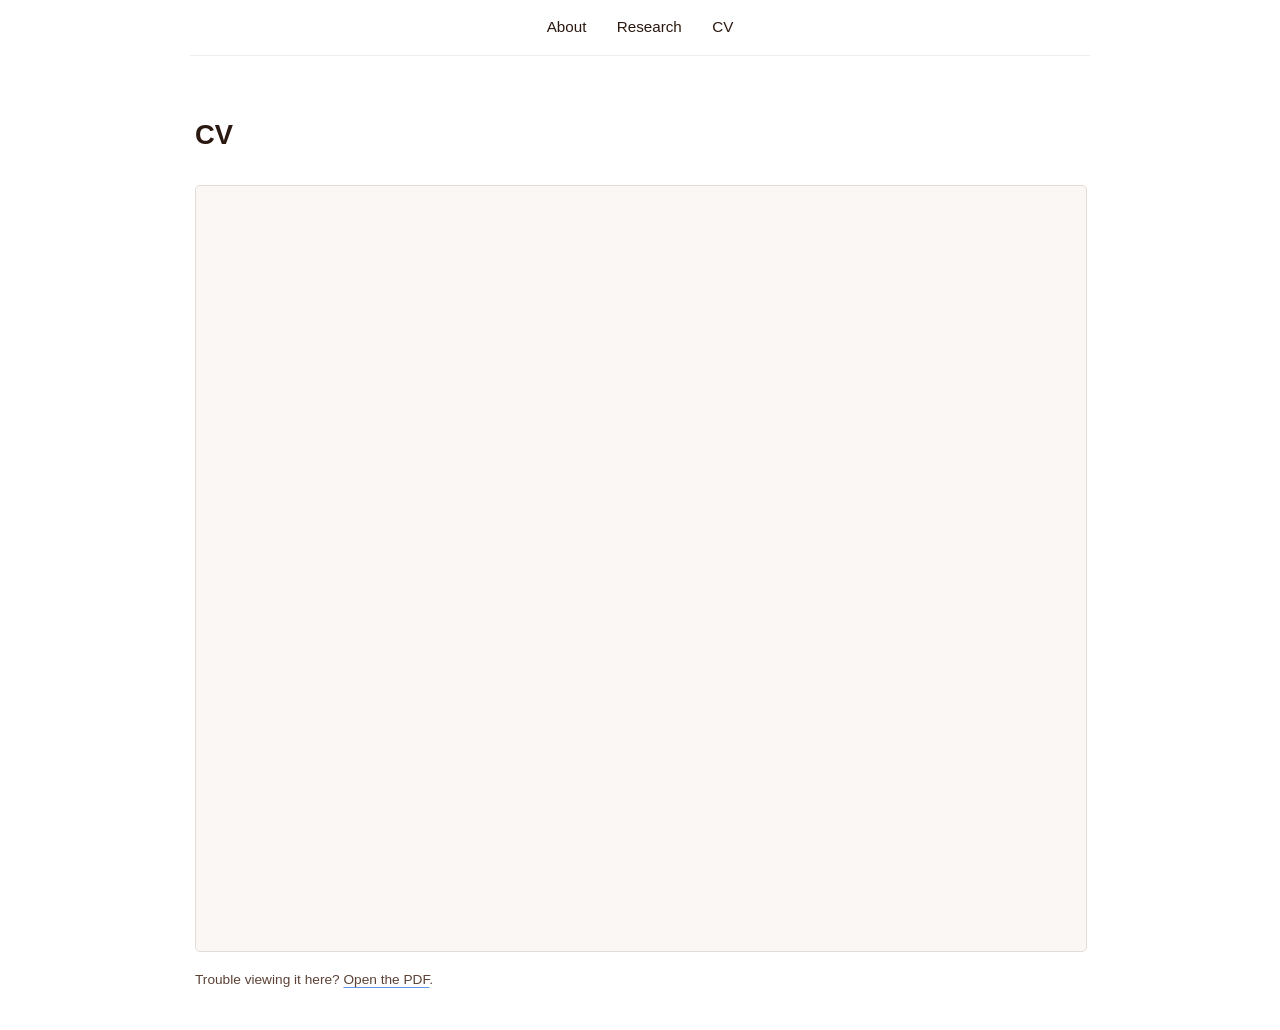
<file: cv.html>
<!DOCTYPE html>
<html lang="en">
<head>
    <meta charset="UTF-8">
    <meta name="viewport" content="width=device-width, initial-scale=1.0">
    <title>CV - Chetana Sabnis</title>
    <meta name="description" content="Curriculum vitae of Chetana Sabnis, Ph.D. candidate in Political Science at Yale University.">
    <meta name="author" content="Chetana Sabnis">
    <link rel="canonical" href="https://www.chetanasabnis.com/cv.html">

    <meta property="og:type" content="profile">
    <meta property="og:title" content="CV - Chetana Sabnis">
    <meta property="og:description" content="Curriculum vitae of Chetana Sabnis, Ph.D. candidate in Political Science at Yale University.">
    <meta property="og:url" content="https://www.chetanasabnis.com/cv.html">
    <meta property="og:image" content="https://i.ibb.co/2Y7sS0cm/PHOTO-2025-08-01-17-22-36-2.jpg">

    <meta name="twitter:card" content="summary">
    <meta name="twitter:title" content="CV - Chetana Sabnis">
    <meta name="twitter:description" content="Curriculum vitae of Chetana Sabnis, Ph.D. candidate in Political Science at Yale University.">
    <meta name="twitter:image" content="https://i.ibb.co/2Y7sS0cm/PHOTO-2025-08-01-17-22-36-2.jpg">

    <link rel="stylesheet" href="style.css">
</head>
<body>
    <nav class="nav-bar">
        <div class="menu-toggle">&#9776;</div>
        <ul>
            <li><a href="index.html">About</a></li>
            <li><a href="research.html">Research</a></li>
            <li><a href="cv.html">CV</a></li>
        </ul>
    </nav>

    <div class="container">
        <div class="main-content" role="main">
            <h1>CV</h1>

            <div class="cv-embed">
                <iframe src="CV_Sabnis.pdf" title="Curriculum vitae of Chetana Sabnis"></iframe>
                <p class="cv-fallback">Trouble viewing it here? <a href="CV_Sabnis.pdf" target="_blank" rel="noopener">Open the PDF</a>.</p>
                <p class="cv-fallback-mobile"><a href="CV_Sabnis.pdf" target="_blank" rel="noopener">Open my CV (PDF)</a></p>
            </div>
        </div>
    </div>
    <script src="script.js"></script>
</body>
</html>
</file>
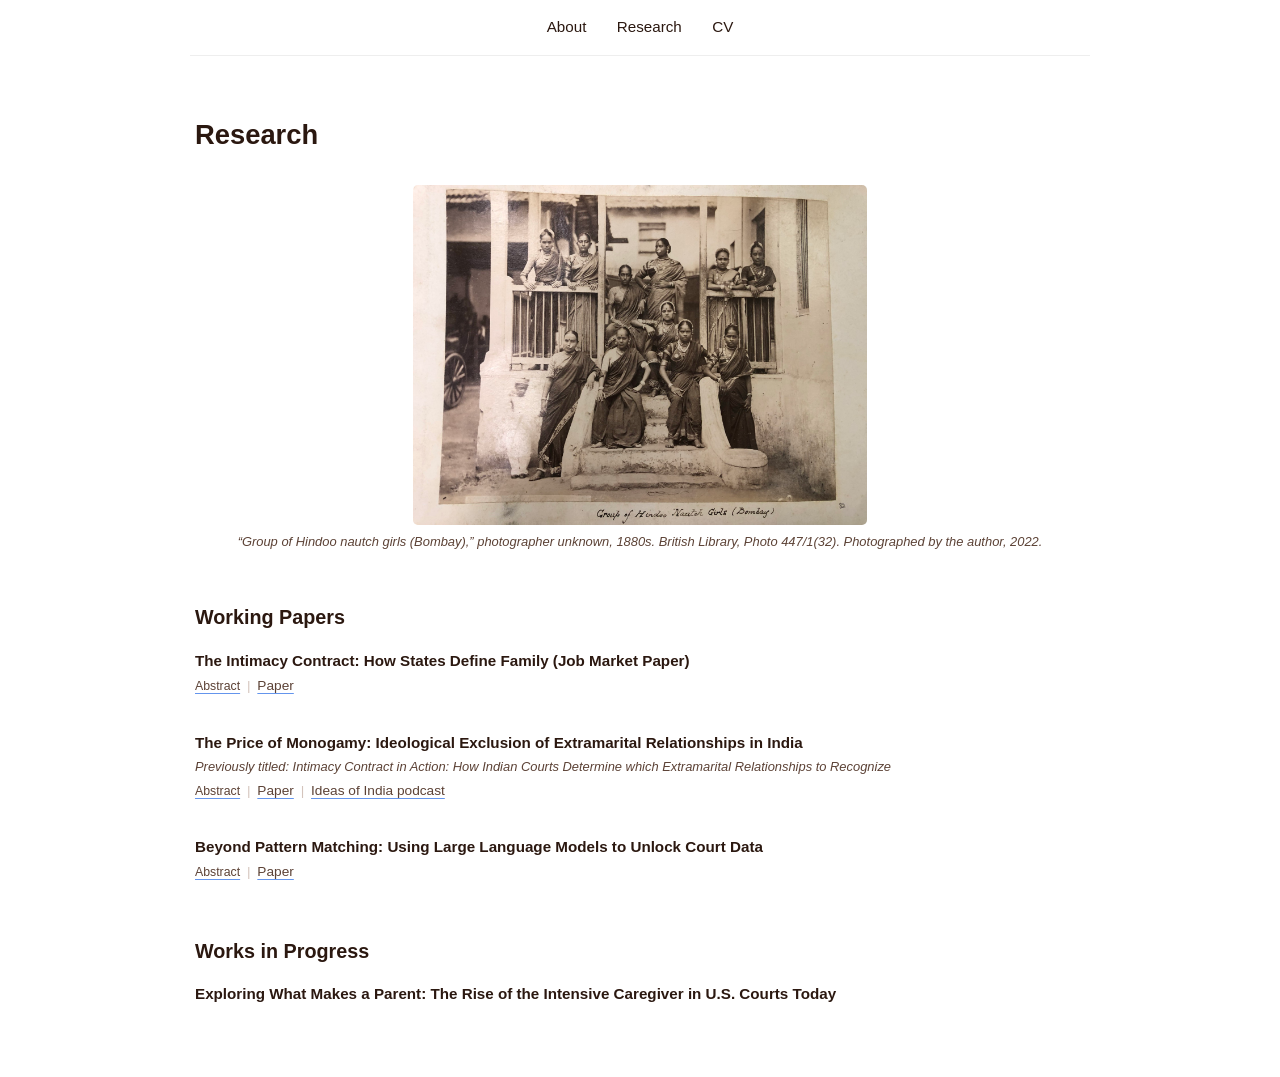
<file: research.html>
<!DOCTYPE html>
<html lang="en">
<head>
    <meta charset="UTF-8">
    <meta name="viewport" content="width=device-width, initial-scale=1.0">
    <title>Research - Chetana Sabnis</title>
    <meta name="description" content="Working papers and works in progress by Chetana Sabnis on how states define families in India and the United States.">
    <meta name="author" content="Chetana Sabnis">
    <link rel="canonical" href="https://www.chetanasabnis.com/research.html">

    <meta property="og:type" content="profile">
    <meta property="og:title" content="Research - Chetana Sabnis">
    <meta property="og:description" content="Working papers and works in progress by Chetana Sabnis on how states define families in India and the United States.">
    <meta property="og:url" content="https://www.chetanasabnis.com/research.html">
    <meta property="og:image" content="https://i.ibb.co/2Y7sS0cm/PHOTO-2025-08-01-17-22-36-2.jpg">

    <meta name="twitter:card" content="summary">
    <meta name="twitter:title" content="Research - Chetana Sabnis">
    <meta name="twitter:description" content="Working papers and works in progress by Chetana Sabnis on how states define families in India and the United States.">
    <meta name="twitter:image" content="https://i.ibb.co/2Y7sS0cm/PHOTO-2025-08-01-17-22-36-2.jpg">

    <link rel="stylesheet" href="style.css">
</head>
<body>
    <nav class="nav-bar">
        <div class="menu-toggle">&#9776;</div>
        <ul>
            <li><a href="index.html">About</a></li>
            <li><a href="research.html">Research</a></li>
            <li><a href="cv.html">CV</a></li>
        </ul>
    </nav>

    <div class="container">
        <div class="main-content" role="main">
            <h1>Research</h1>

            <div class="research-banner">
                <img src="nautch-girls-bombay.jpg" alt="Album page: ten women photographed on the steps of a building in Bombay, captioned by hand &quot;Group of Hindoo Nautch Girls (Bombay)&quot;">
                <p class="banner-caption">&ldquo;Group of Hindoo nautch girls (Bombay),&rdquo; photographer unknown, 1880s. British Library, Photo 447/1(32). Photographed by the author, 2022.</p>
            </div>


            <div class="section-group">
            <h2 id="working-papers">Working Papers</h2>

            <div class="section content">
            <div class="paper">
                <div class="paper-title">The Intimacy Contract: How States Define Family (Job Market Paper)</div>
                <div class="paper-meta">
                    <a href="#" class="abstract-link">Abstract</a><span class="sep">|</span><a href="intimacy-contract-jmp.pdf" target="_blank" rel="noopener">Paper</a>
                </div>
                <div class="abstract-content">
                    <p>How do states decide which relationships are "family"? Political science scholarship mostly treats the family as either pre-political or as a site of politics, leaving little discussion of how states constitute family. Addressing this gap, this paper develops the <i>Intimacy Contract</i>, a theory arguing that states selectively recognize relationships and extend entitlements (e.g., inheritance, child custody) to those that resemble the state&rsquo;s ideological vision of family while dismissing those that do not comport with this vision, regardless of comparable interdependence. I illustrate this theory by analyzing over 6,000 cases involving relationships that lack default legal recognition and whose legitimacy is socially contested: women in extramarital relationships seeking spousal entitlements in India, and non-biological caregivers seeking parental rights in the U.S. I show that courts recognize relationships when they resemble the state&rsquo;s ideal family. These findings demonstrate that states constitute family, expanding our understanding of state power.</p>
                </div>
            </div>

            <div class="paper">
                <div class="paper-title">The Price of Monogamy: Ideological Exclusion of Extramarital Relationships in India</div>
                <div class="paper-note">Previously titled: Intimacy Contract in Action: How Indian Courts Determine which Extramarital Relationships to Recognize</div>
                <div class="paper-meta">
                    <a href="#" class="abstract-link">Abstract</a><span class="sep">|</span><a href="price-of-monogamy.pdf" target="_blank" rel="noopener">Paper</a><span class="sep">|</span><a href="https://www.mercatus.org/ideasofindia/chetana-sabnis-intimacy-contract-and-indian-state" target="_blank" rel="noopener">Ideas of India podcast</a>
                </div>
                <div class="abstract-content">
                    <p>Many social scientists see the institutionalization of monogamous marriage as promising an egalitarian society. This essay challenges this view by arguing that the institutionalization of monogamy is exclusionary, extending and withholding recognition and entitlements on an ideological basis. I illustrate this argument by analyzing the selective recognition of extramarital relationships across 2,721 Indian appellate court cases from 2000 to 2024. When these relationships resemble the state&rsquo;s ideological vision of monogamous marriage&mdash;a conjugal life, a traditional gender dynamic, and shared religiosity&mdash;courts are almost 35 percentage points more likely to recognize them and extend entitlements (e.g., spousal support, protection against violence) than when these features are absent. The gap highlights that women in comparable circumstances have uneven access to entitlements due to the ideological logic underlying monogamy, a system that excludes even as it promises equality.</p>
                </div>
            </div>

            <div class="paper">
                <div class="paper-title">Beyond Pattern Matching: Using Large Language Models to Unlock Court Data</div>
                <div class="paper-meta">
                    <a href="#" class="abstract-link">Abstract</a><span class="sep">|</span><a href="beyond-pattern-matching.pdf" target="_blank" rel="noopener">Paper</a>
                </div>
                <div class="abstract-content">
                    <p>This article examines the use of large language models (LLMs) to collect and classify information in court data. While computational approaches have traditionally relied on pattern matching techniques, these methods struggle to obtain detailed information from court data. Drawing on projects involving more than 2,700 Indian court cases and 4,800 U.S. state cases, I argue that LLMs offer three advantages over traditional approaches: they can identify concepts from natural language descriptions, synthesize information across complex documents, and lower the technical barriers to large-scale text analysis. I develop a framework to use LLMs effectively so that the model draws on relevant information and produces reliable outputs. In a hand-coding validation of 600 cases, the framework produced classifications that mostly aligned with human coding. The article concludes by discussing the ethical considerations, including environmental costs, research labor implications, and risks of concentrating power within a small number of firms.</p>
                </div>
            </div>
            </div>
            </div>

            <div class="section-group">
            <h2 id="works-in-progress">Works in Progress</h2>

            <div class="section content">
            <div class="paper">
                <div class="paper-title">Exploring What Makes a Parent: The Rise of the Intensive Caregiver in U.S. Courts Today</div>
            </div>
            </div>
            </div>
        </div>
    </div>
    <script src="script.js"></script>
</body>
</html>
</file>
<file: style.css>
.clear { clear: both; }

         body {
            font-family: -apple-system, BlinkMacSystemFont, "Segoe UI", Roboto, Helvetica, Arial, sans-serif;
            max-width: 900px;
            margin: 0 auto;
            padding: 0 20px;
            line-height: 1.6;
            color: #2b1810;
            font-size: 0.95em;
        }

        /* Navigation Bar Styles */
        .nav-bar {
            background-color: #fff;
            padding: 1em 0;
            position: sticky;
            top: 0;
            z-index: 1000;
            border-bottom: 1px solid #eee;
            margin-bottom: 2em;
        }

        .nav-bar ul {
            list-style: none;
            padding: 0;
            margin: 0;
            display: flex;
            justify-content: center;
            gap: 2em;
        }

        .nav-bar li {
            margin: 0;
            padding: 0;
        }

        .nav-bar a {
            text-decoration: none;
            color: #2b1810;
            font-weight: 500;
            transition: color 0.3s;
        }

        .nav-bar a:hover {
            color: cornflowerblue;
        }

        h1 {
            font-size: 1.8em;  /* Slightly reduced from 2em */
            margin-top: 1em;
            padding-top: 0;
            margin-bottom: 1em;
            font-weight: bold;
        }

        h2 {
            font-size: 1.3em;
            margin-top: 2.5em;
            margin-bottom: 0.75em;
            font-weight: bold;
            color: #2b1810;
            scroll-margin-top: 100px;  /* This ensures the section header appears below the sticky nav */
        }

        ul {
            list-style-type: circle;
            padding-left: 20px;
            margin: 0;
            margin-bottom: 2em;
            color: #2b1810;
        }

        li {
            margin-bottom: 0.5em;
            display: flex;
            padding-left: 0.5em;
            position: relative;
            color: #2b1810;
        }

        li:before {
            content: none;
            position: absolute;
            left: 0;
            color: #000;
        }
   
        a {
            color: inherit;  /* This makes links same color as regular text */
            text-decoration: underline;
            text-decoration-color: cornflowerblue;  /* Light red underline */
            text-underline-offset: 3px;  /* Keep your existing offset */
        }

        a:hover {
            color: inherit;  /* Keep text color same on hover */
            text-decoration-color: cornflowerblue;  /* Slightly darker red on hover */
            font-weight: medium;
        }

        .date {
            color: #5c4236;  /* Medium brown for dates */
            font-size: 0.9em;
            margin-left: 1em;
            flex-shrink: 0;
        }

        .book-link {
            color: rgb(85, 26, 139);
            flex-grow: 1;
            margin-right: 1em;
        }

        .container {
            display: flex;
            max-width: 1200px;
            margin: 20px auto;
            gap: 20px;
            padding: 5px;
            padding-top: 0;
            margin-top: 0;
        }

        .about-section {
            display: flex;
            gap: 40px;
            align-items: flex-start;
            margin-bottom: 2em;
        }

        .profile-content {
            flex: 1;
        }

        .profile-photo-desktop {
            width: 200px;
            flex-shrink: 0;
        }

        .profile-photo-desktop img {
            width: 100%;
            height: auto;
            border-radius: 5px;
        }

        .desktop-only {
            display: block;
        }
        
        .mobile-only {
            display: none;
        }

        .container ul li {
            margin-top: 0;
            padding-top: 0;
            margin-bottom: 0.05em;
        }

        .container > ul {
            margin-top: 0;
            padding-top: 0;
            margin: 0;
            padding: 0.5rem 0;
            display: flex;
            flex-wrap: wrap;
            justify-content: space-between;
            width: 100%;
            gap: 0.25rem 0.25rem;
            font-size: 1rem;
            margin-bottom: 1rem;
        }

        .container > ul > li {
            margin-top: 0;
            padding-top: 0;
            margin: 0;
            list-style: none;
        }

        .main-content .section.content ul {
            list-style-type: disc !important;
            padding-left: 2rem !important;
            margin: 1rem 0 !important;
        }

        .main-content .section.content ul li {
            display: list-item !important;
            margin-bottom: 0.5rem;
        }

        .section.content ul {
            list-style-type: circle;
            padding-left: 1.5rem;
        }

        .section.content ul li {
            margin-bottom: 0.5rem;
        }

        .left-rail {
            width: 200px;
            flex-shrink: 0;
            position: sticky;
            top: 30px;
            margin-top: 7.5em;
            display: flex;
            flex-direction: column;
        }

        .left-rail .profile-photo {
            margin-bottom: 2em;
            max-width: 200px;
        }

        .left-rail .profile-photo img {
            width: 100%;
            height: auto;
            border-radius: 5px;
            margin-bottom: 0.5em;
            display: block;
        }

        .left-rail .photo-caption {
            font-size: 0.85em;
            font-style: italic;
            color: #5c4236;
            margin-bottom: 1em;
        }

        .left-rail ul {
            position: sticky;
            padding: 0;
            margin: 0;
            display: flex;
            flex-direction: column; /* Make navigation vertical */
            width: 100%;
            gap: 1em; /* Add space between nav items */
        }

        .left-rail li {
            margin: 0;
            padding: 0;
            white-space: nowrap;
            width: 100%; /* Take full width of container */
        }

        .left-rail li a {
            display: block;
            padding: 0.5em 0;
            text-decoration: none;
        }

        .main-content {
            flex: 1;
            min-width: 0;
        }

        html {
           scroll-behavior: smooth;
        }

        /* Hamburger menu styles */
        .menu-toggle {
            display: none;
            position: absolute;
            right: 20px;
            top: 20px;
            cursor: pointer;
            font-size: 24px;
            z-index: 1001;
        }

        @media (max-width: 768px) {
            .container {
                flex-direction: column;
                padding: 20px;
                margin: 0;
            }

            .main-content {
                width: 100%;
            }

            .main-content h1 {
                width: 100%;
                text-align: center;
                margin: 0.5em 0;
                font-weight: bold;
            }

            .about-section {
                flex-direction: column;
            }

            .profile-photo-desktop {
                width: 100%;
                max-width: 300px;
                margin: 1em auto 2em;
                order: -1;
            }

            .menu-toggle {
                display: block;
            }

            .nav-bar ul {
                display: none;
                position: fixed;
                top: 0;
                right: 0;
                width: 250px;
                height: 100vh;
                background: white;
                flex-direction: column;
                align-items: center;
                justify-content: center;
                gap: 1.5em;
                box-shadow: -2px 0 5px rgba(0,0,0,0.1);
                z-index: 1000;
            }

            .nav-bar ul.show {
                display: flex;
            }

        }

    .abstract-content {
        display: none;
        margin-left: 0;
        margin-top: 10px;
        padding: 10px;
        background-color: #faf7f5;  /* Light warm background */
        border-left: 3px solid #d4c4bc;  /* Muted brown border */
        color: #3a251a;  /* Slightly lighter brown for abstract text */
        font-size: 0.95em;  /* Slightly smaller font for abstract */
        line-height: 1.6;
    }

    .abstract-content.show {
        display: block;
    }



    .paper {
        margin-bottom: 2em;
    }

    .paper-title {
        font-weight: 600;
        margin-bottom: 0.15em;
    }

    .paper-note {
        font-size: 0.85em;
        font-style: italic;
        color: #5c4236;
        margin-bottom: 0.15em;
    }

    .abstract-link {
        display: inline-block;
        font-size: 0.9em;
        cursor: pointer;
        margin-bottom: 0.25em;
    }

    .paper-meta {
        font-size: 0.9em;
        color: #5c4236;
        margin-bottom: 0.25em;
    }

    .paper-meta .sep {
        color: #d4c4bc;
        margin: 0 0.5em;
    }

    .paper-status {
        font-size: 0.85em;
        color: #5c4236;
    }

    .photo-caption {
        font-size: 0.85em;
        font-style: italic;
        color: #5c4236;  /* Medium brown for captions */
        margin-bottom: 2em;
    }
    /* Ensure a persistent back link on mobile: fixed to bottom-left */
    .back-link {
        position: fixed;
        bottom: 1rem;
        left: 1rem;
        background: #faf7f5;
        padding: 0.4rem 0.8rem;
        border-radius: 6px;
        text-decoration: underline;
        text-underline-offset: 3px;
        z-index: 1001;
        box-shadow: 0 2px 6px rgba(0,0,0,0.08);
        display: inline-block;
    }

    @media (min-width: 769px) {
        /* On larger screens, let site control placement or hide if not needed */
        .back-link {
            position: static;
            box-shadow: none;
        }
    }

/* ---- CV page ---- */
    .cv-embed {
        flex: 1;
        min-width: 0;
    }

    .cv-embed iframe {
        width: 100%;
        height: 85vh;
        min-height: 600px;
        border: 1px solid #e4dcd6;
        border-radius: 5px;
        background: #faf7f5;
    }

    .cv-fallback {
        font-size: 0.9em;
        color: #5c4236;
        margin-top: 0.75em;
    }

    .cv-fallback-mobile {
        display: none;
    }

    @media (max-width: 768px) {
        .cv-embed iframe {
            display: none;      /* iOS Safari will not render a PDF in an iframe */
        }
        .cv-fallback-mobile {
            display: block;
        }
    }

/* ---- section subheads on the research page ---- */
    .section-group {
        margin-bottom: 3em;
    }

    .site-title a {
        text-decoration: none;
        color: inherit;
    }

/* ---- first paragraph aligns with the top of the photo ---- */
    .profile-content > p:first-child {
        margin-top: 0;
    }

    .last-updated {
        margin-top: 2.5em;
        color: #5c4236;
        font-size: 0.9em;
    }

/* ---- research page banner ---- */
    .research-banner {
        margin: 0 0 2.5em;
    }

    .research-banner img {
        display: block;
        width: auto;
        max-width: 100%;
        max-height: 340px;
        height: auto;
        margin: 0 auto;
        border-radius: 5px;
    }

    .banner-caption {
        text-align: center;
        font-size: 0.85em;
        font-style: italic;
        color: #5c4236;
        margin-top: 0.6em;
    }
</file>
